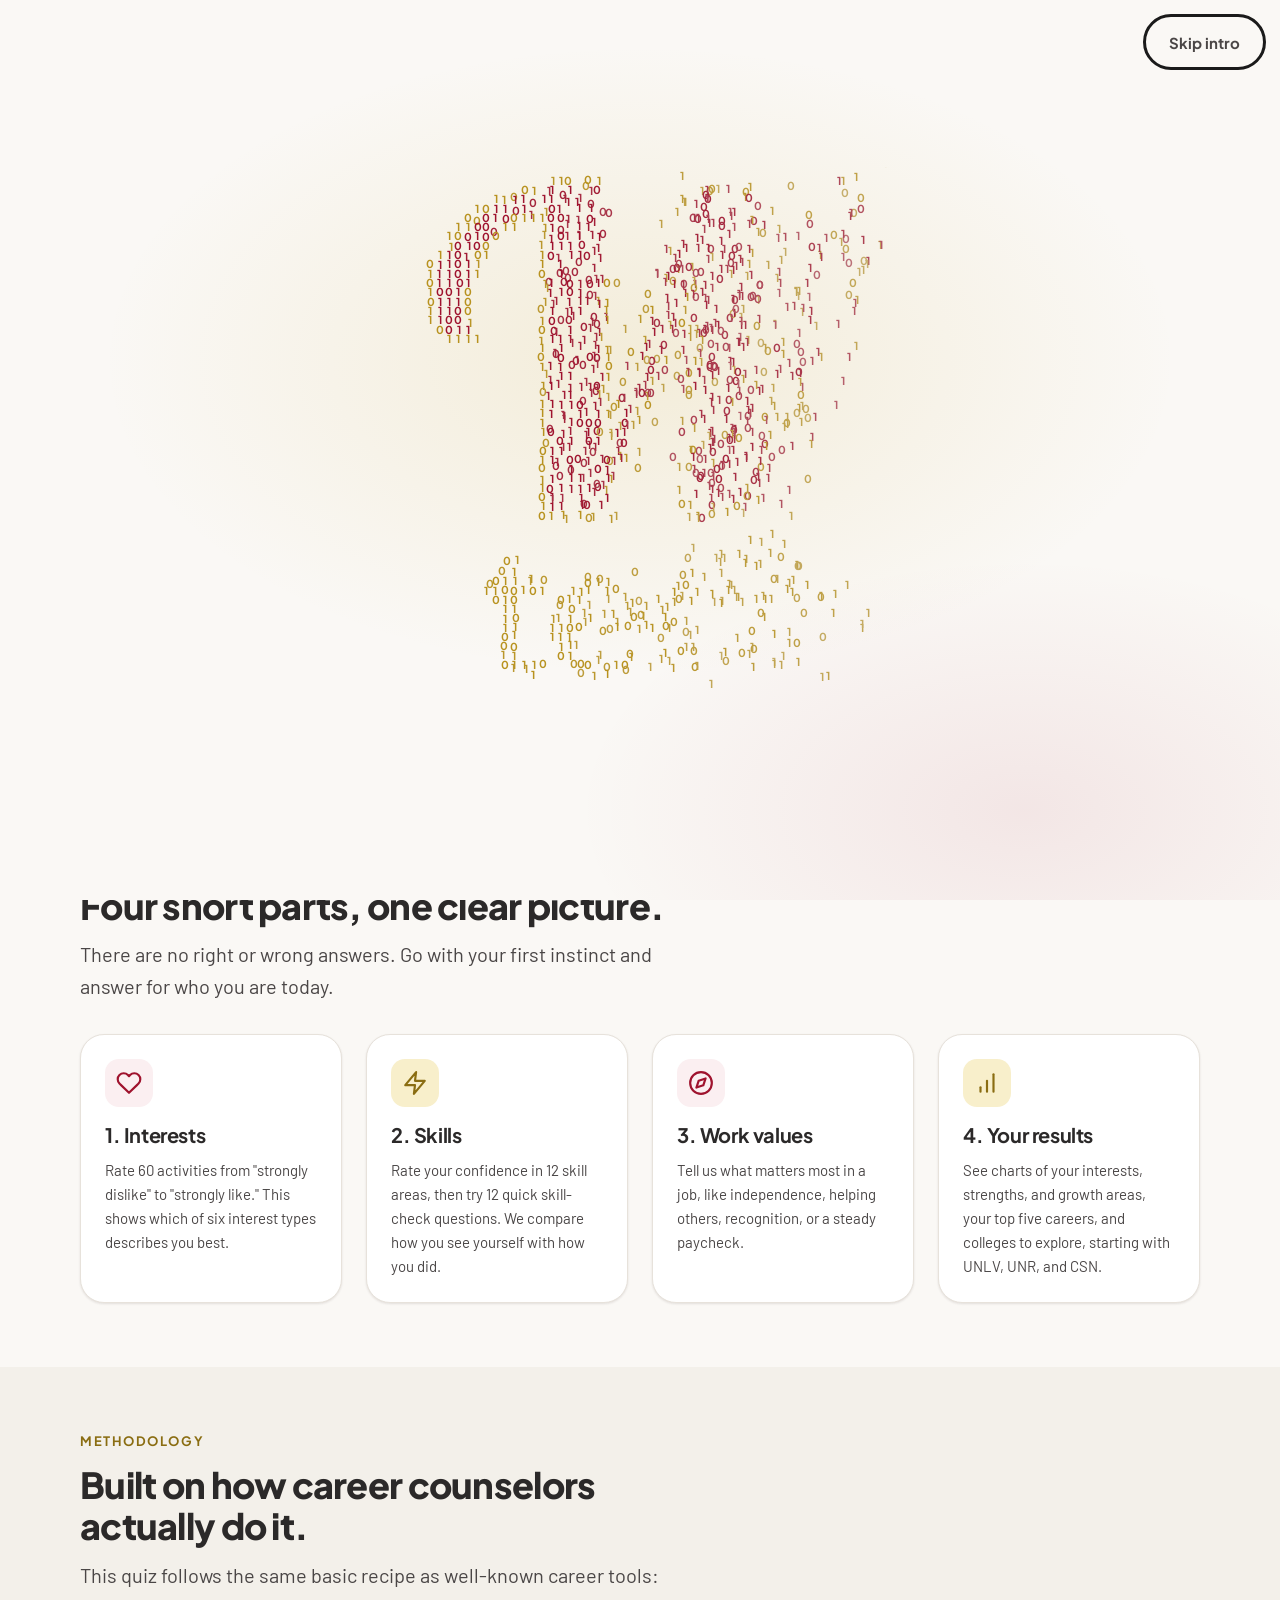
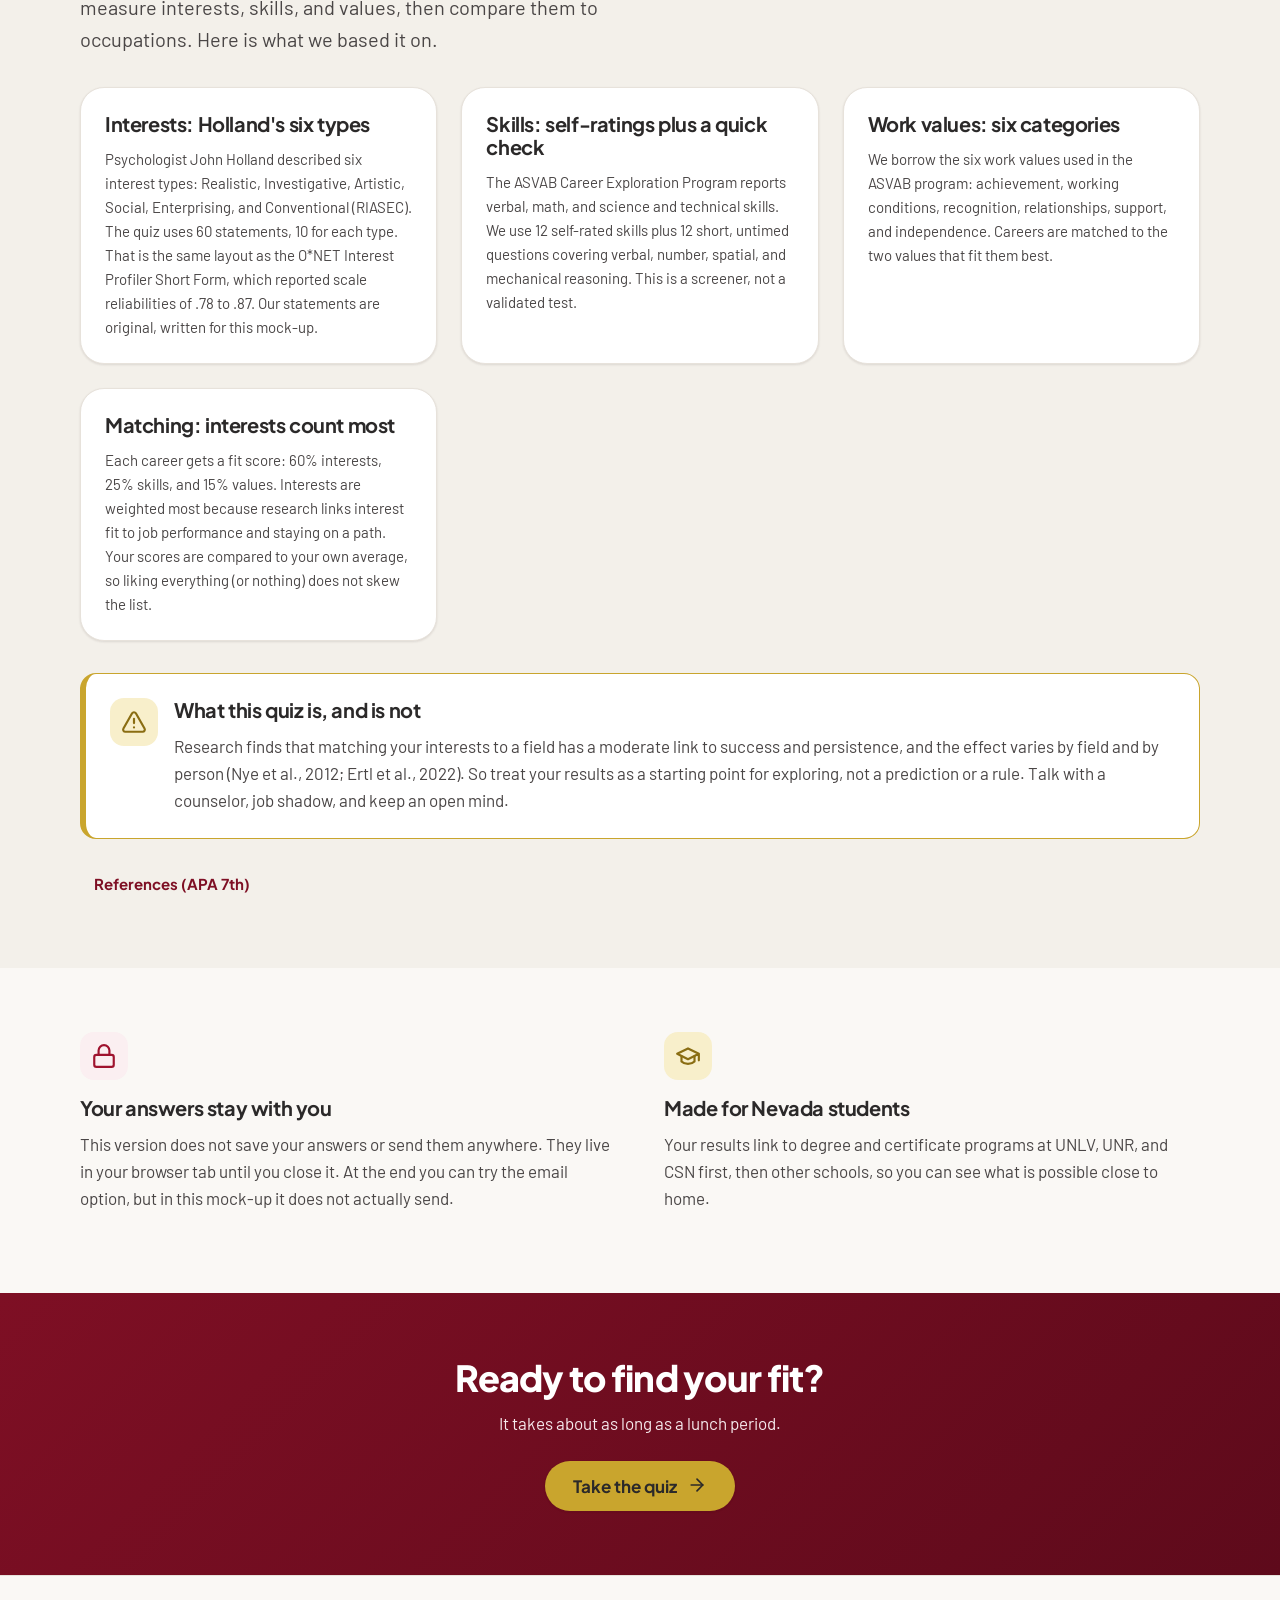
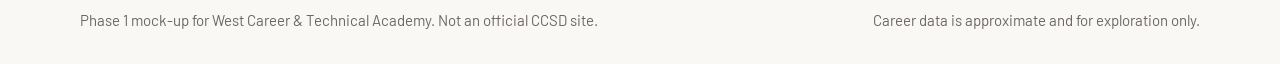
<file: index.html>
<!doctype html>
<html lang="en">
<head>
  <meta charset="utf-8">
  <meta name="viewport" content="width=device-width, initial-scale=1">
  <title>Career Explorer | West CTA</title>
  <meta name="description" content="A free, 12 to 15 minute career interest quiz for high school students. Discover your interests, strengths, and top career paths, with Nevada college programs to explore.">
  <meta name="theme-color" content="#9f132e">
  <link rel="icon" href="data:image/svg+xml,%3Csvg xmlns='http://www.w3.org/2000/svg' viewBox='0 0 32 32'%3E%3Crect width='32' height='32' rx='8' fill='%239f132e'/%3E%3Cpath d='M6 9l4 14 6-10 6 10 4-14' fill='none' stroke='%23c9a52d' stroke-width='3' stroke-linejoin='round' stroke-linecap='round'/%3E%3C/svg%3E">
  <link rel="preconnect" href="https://fonts.googleapis.com">
  <link rel="preconnect" href="https://fonts.gstatic.com" crossorigin>
  <link rel="stylesheet" href="https://fonts.googleapis.com/css2?family=Barlow:wght@400;500;600;700&family=Plus+Jakarta+Sans:wght@600;700;800&display=swap">
  <link rel="stylesheet" href="assets/css/tokens.css">
  <link rel="stylesheet" href="assets/css/styles.css">
  <link rel="stylesheet" href="assets/css/home.css">
  <link rel="stylesheet" href="assets/css/results.css">
  <noscript><style>#splash{display:none!important}</style></noscript>
</head>
<body>
  <a class="skip-link" href="#main">Skip to main content</a>

  <div id="splash" class="splash" role="dialog" aria-label="West CTA Career Explorer is loading">
    <button class="btn btn-ghost btn-sm splash-skip" type="button" data-skip>Skip intro</button>
    <div class="splash-stage">
      <canvas aria-hidden="true"></canvas>
      <p class="splash-title">Career Explorer</p>
    </div>
  </div>

  <header class="site-header">
    <div class="container">
      <a class="brand" href="index.html" aria-label="West CTA Career Explorer home">
        <span class="brand-mark" data-logo></span>
        <span class="brand-text"><strong>Career Explorer</strong><span>West Career &amp; Technical Academy</span></span>
      </a>
      <nav class="nav" aria-label="Primary">
        <a href="#how">How it works</a>
        <a href="#methodology">Methodology</a>
        <a class="btn btn-sm" href="quiz.html">Take the quiz <span data-icon="arrow" data-icon-class="arrow"></span></a>
      </nav>
    </div>
  </header>

  <main id="main">
    <!-- Hero -->
    <section class="hero">
      <div class="container hero-grid">
        <div class="hero-copy">
          <p class="eyebrow">Career interest quiz for grades 9-12</p>
          <h1>Find the careers that fit <span class="hl">who you are.</span></h1>
          <p class="lead">Answer questions about what you enjoy, what you are good at, and what matters to you at work. See a map of your interests and strengths, your top five career paths, and Nevada college programs to explore next.</p>
          <div class="hero-actions">
            <a class="btn" href="quiz.html">Start the quiz <span data-icon="arrow" data-icon-class="arrow"></span></a>
            <a class="btn btn-ghost" href="results.html?demo=1">View sample results</a>
            <a class="btn btn-secondary" href="#methodology">See how it works</a>
          </div>
          <ul class="hero-facts" role="list">
            <li><span data-icon="clock"></span>About 12 to 15 minutes</li>
            <li><span data-icon="lock"></span>Nothing is saved or sent</li>
          </ul>
        </div>
        <div class="hero-visual" aria-hidden="false">
          <div class="sample-card">
            <p class="sample-label">Sample result</p>
            <div id="sample-radar"></div>
            <p class="sample-note">Your own map appears when you finish the quiz.</p>
          </div>
        </div>
      </div>
    </section>

    <!-- Quick facts -->
    <section class="strip" aria-label="Quiz at a glance">
      <div class="container strip-grid">
        <div><strong>90</strong><span>questions in 4 parts</span></div>
        <div><strong>6</strong><span>interest areas mapped</span></div>
        <div><strong>5</strong><span>career paths matched</span></div>
        <div><strong>0</strong><span>answers stored</span></div>
      </div>
    </section>

    <!-- How it works -->
    <section id="how">
      <div class="container">
        <div class="section-head">
          <p class="eyebrow">How it works</p>
          <h2>Four short parts, one clear picture.</h2>
          <p class="lead">There are no right or wrong answers. Go with your first instinct and answer for who you are today.</p>
        </div>
        <div class="steps">
          <article class="card hoverable">
            <div class="icon-chip" data-icon="heart"></div>
            <h3>1. Interests</h3>
            <p>Rate 60 activities from "strongly dislike" to "strongly like." This shows which of six interest types describes you best.</p>
          </article>
          <article class="card hoverable">
            <div class="icon-chip gold" data-icon="zap"></div>
            <h3>2. Skills</h3>
            <p>Rate your confidence in 12 skill areas, then try 12 quick skill-check questions. We compare how you see yourself with how you did.</p>
          </article>
          <article class="card hoverable">
            <div class="icon-chip" data-icon="compass"></div>
            <h3>3. Work values</h3>
            <p>Tell us what matters most in a job, like independence, helping others, recognition, or a steady paycheck.</p>
          </article>
          <article class="card hoverable">
            <div class="icon-chip gold" data-icon="chart"></div>
            <h3>4. Your results</h3>
            <p>See charts of your interests, strengths, and growth areas, your top five careers, and colleges to explore, starting with UNLV, UNR, and CSN.</p>
          </article>
        </div>
      </div>
    </section>

    <!-- Methodology -->
    <section id="methodology" class="method">
      <div class="container">
        <div class="section-head">
          <p class="eyebrow">Methodology</p>
          <h2>Built on how career counselors actually do it.</h2>
          <p class="lead">This quiz follows the same basic recipe as well-known career tools: measure interests, skills, and values, then compare them to occupations. Here is what we based it on.</p>
        </div>

        <div class="method-grid">
          <article class="card">
            <h3>Interests: Holland's six types</h3>
            <p>Psychologist John Holland described six interest types: Realistic, Investigative, Artistic, Social, Enterprising, and Conventional (RIASEC). The quiz uses 60 statements, 10 for each type. That is the same layout as the O*NET Interest Profiler Short Form, which reported scale reliabilities of .78 to .87. Our statements are original, written for this mock-up.</p>
          </article>
          <article class="card">
            <h3>Skills: self-ratings plus a quick check</h3>
            <p>The ASVAB Career Exploration Program reports verbal, math, and science and technical skills. We use 12 self-rated skills plus 12 short, untimed questions covering verbal, number, spatial, and mechanical reasoning. This is a screener, not a validated test.</p>
          </article>
          <article class="card">
            <h3>Work values: six categories</h3>
            <p>We borrow the six work values used in the ASVAB program: achievement, working conditions, recognition, relationships, support, and independence. Careers are matched to the two values that fit them best.</p>
          </article>
          <article class="card">
            <h3>Matching: interests count most</h3>
            <p>Each career gets a fit score: 60% interests, 25% skills, and 15% values. Interests are weighted most because research links interest fit to job performance and staying on a path. Your scores are compared to your own average, so liking everything (or nothing) does not skew the list.</p>
          </article>
        </div>

        <div class="callout" role="note">
          <div class="icon-chip gold" data-icon="alert"></div>
          <div>
            <h3>What this quiz is, and is not</h3>
            <p>Research finds that matching your interests to a field has a moderate link to success and persistence, and the effect varies by field and by person (Nye et al., 2012; Ertl et al., 2022). So treat your results as a starting point for exploring, not a prediction or a rule. Talk with a counselor, job shadow, and keep an open mind.</p>
          </div>
        </div>

        <details class="refs">
          <summary>References (APA 7th)</summary>
          <ul>
            <li>ASVAB Career Exploration Program. (n.d.). <em>ASVAB CEP student guide</em> [PDF]. https://prod-media.asvabprogram.com/CEP_PDF_Contents/ASVABCEP_STUDENT_GUIDE.pdf</li>
            <li>Ertl, B., Hartmann, F. G., &amp; Wunderlich, A. (2022). Impact of interest congruence on study outcomes. <em>Frontiers in Psychology, 13</em>, Article 816620. https://doi.org/10.3389/fpsyg.2022.816620</li>
            <li>Holland, J. L. (1997). <em>Making vocational choices: A theory of vocational personalities and work environments</em> (3rd ed.). Psychological Assessment Resources.</li>
            <li>Nye, C. D., Su, R., Rounds, J., &amp; Drasgow, F. (2012). Vocational interests and performance: A quantitative summary of over 60 years of research. <em>Perspectives on Psychological Science, 7</em>(4), 384-403. https://doi.org/10.1177/1745691612449021</li>
            <li>O*NET Center. (n.d.). <em>Interest Profiler Short Form psychometric characteristics</em> [PDF]. https://www.onetcenter.org/dl_files/IPSF_Psychometric.pdf</li>
          </ul>
        </details>
      </div>
    </section>

    <!-- Privacy + CTA -->
    <section class="privacy">
      <div class="container privacy-grid">
        <div>
          <div class="icon-chip" data-icon="lock"></div>
          <h3>Your answers stay with you</h3>
          <p>This version does not save your answers or send them anywhere. They live in your browser tab until you close it. At the end you can try the email option, but in this mock-up it does not actually send.</p>
        </div>
        <div>
          <div class="icon-chip gold" data-icon="cap"></div>
          <h3>Made for Nevada students</h3>
          <p>Your results link to degree and certificate programs at UNLV, UNR, and CSN first, then other schools, so you can see what is possible close to home.</p>
        </div>
      </div>
    </section>

    <section class="cta-band">
      <div class="container">
        <h2>Ready to find your fit?</h2>
        <p>It takes about as long as a lunch period.</p>
        <a class="btn btn-gold" href="quiz.html">Take the quiz <span data-icon="arrow" data-icon-class="arrow"></span></a>
      </div>
    </section>
  </main>

  <footer class="footer">
    <div class="container">
      <span>Phase 1 mock-up for West Career &amp; Technical Academy. Not an official CCSD site.</span>
      <span>Career data is approximate and for exploration only.</span>
    </div>
  </footer>

  <script src="assets/js/logo-grid.js"></script>
  <script src="assets/js/mark.js"></script>
  <script src="assets/js/questions.js"></script>
  <script src="assets/js/charts.js"></script>
  <script>
    (function () {
      var el = document.getElementById("sample-radar");
      if (el && window.WCTA_CHARTS) {
        WCTA_CHARTS.radar(el, { R: 12, I: 31, A: 20, S: 17, E: 11, C: 26 }, WCTA_QUIZ.TYPES, ["I", "C", "A"]);
      }
    })();
  </script>
  <script src="assets/js/splash.js"></script>
</body>
</html>
</file>
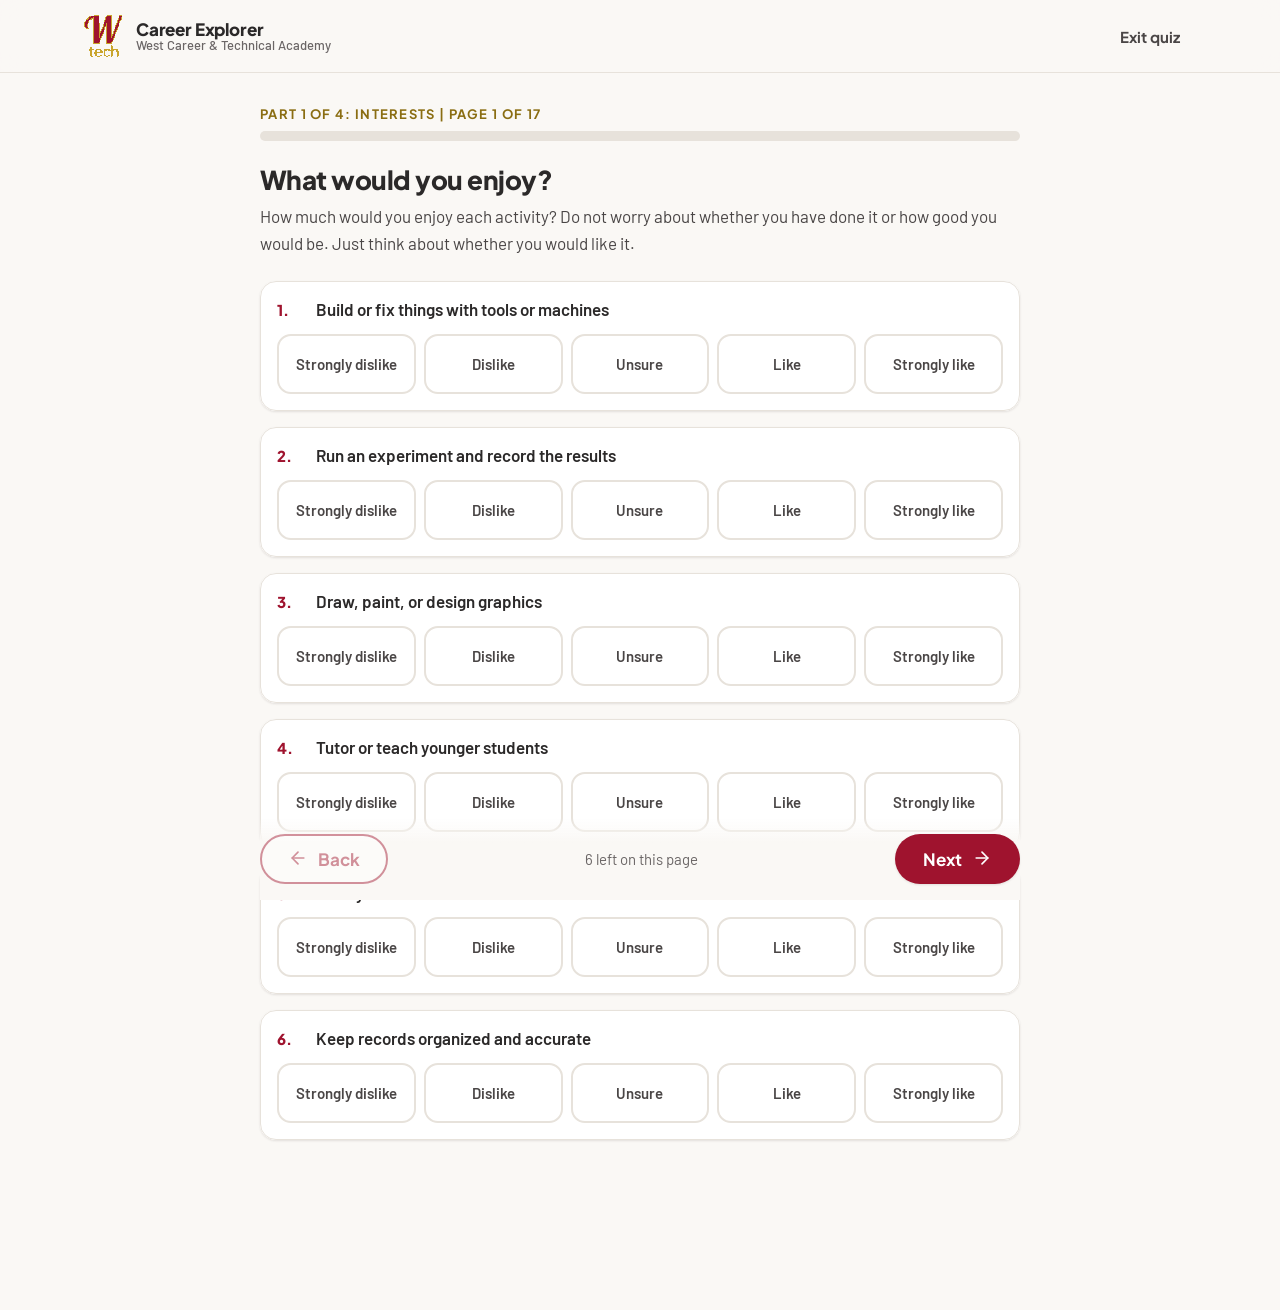
<file: quiz.html>
<!doctype html>
<html lang="en">
<head>
  <meta charset="utf-8">
  <meta name="viewport" content="width=device-width, initial-scale=1">
  <title>Take the Quiz | West CTA Career Explorer</title>
  <meta name="robots" content="noindex">
  <meta name="theme-color" content="#9f132e">
  <link rel="preconnect" href="https://fonts.googleapis.com">
  <link rel="preconnect" href="https://fonts.gstatic.com" crossorigin>
  <link rel="stylesheet" href="https://fonts.googleapis.com/css2?family=Barlow:wght@400;500;600;700&family=Plus+Jakarta+Sans:wght@600;700;800&display=swap">
  <link rel="stylesheet" href="assets/css/tokens.css">
  <link rel="stylesheet" href="assets/css/styles.css">
  <link rel="stylesheet" href="assets/css/quiz.css">
</head>
<body>
  <a class="skip-link" href="#main">Skip to main content</a>
  <header class="site-header">
    <div class="container">
      <a class="brand" href="index.html" aria-label="West CTA Career Explorer home">
        <span class="brand-mark" data-logo></span>
        <span class="brand-text"><strong>Career Explorer</strong><span>West Career &amp; Technical Academy</span></span>
      </a>
      <nav class="nav" aria-label="Quiz">
        <a class="btn btn-ghost btn-sm" href="index.html">Exit quiz</a>
      </nav>
    </div>
  </header>

  <main id="main" class="quiz-main">
    <div class="narrow">
      <div class="quiz-top" aria-live="polite">
        <p class="quiz-part" id="quiz-part"></p>
        <div class="progress" role="progressbar" aria-labelledby="quiz-part" aria-valuemin="0" aria-valuemax="100" aria-valuenow="0" id="quiz-progress"><span id="quiz-bar"></span></div>
      </div>
      <h1 class="q-title" id="q-title" tabindex="-1"></h1>
      <p class="q-help" id="q-help"></p>
      <form id="q-form" novalidate></form>
      <div class="q-actions">
        <button class="btn btn-secondary" type="button" id="btn-back"><span data-icon="back"></span>Back</button>
        <p class="q-status" id="q-status" role="status"></p>
        <button class="btn" type="button" id="btn-next">Next <span data-icon="arrow" data-icon-class="arrow"></span></button>
      </div>
      <noscript><p class="callout-plain">This quiz needs JavaScript. Please turn it on and reload the page.</p></noscript>
    </div>
  </main>

  <script src="assets/js/logo-grid.js"></script>
  <script src="assets/js/mark.js"></script>
  <script src="assets/js/questions.js"></script>
  <script src="assets/js/quiz.js"></script>
</body>
</html>
</file>
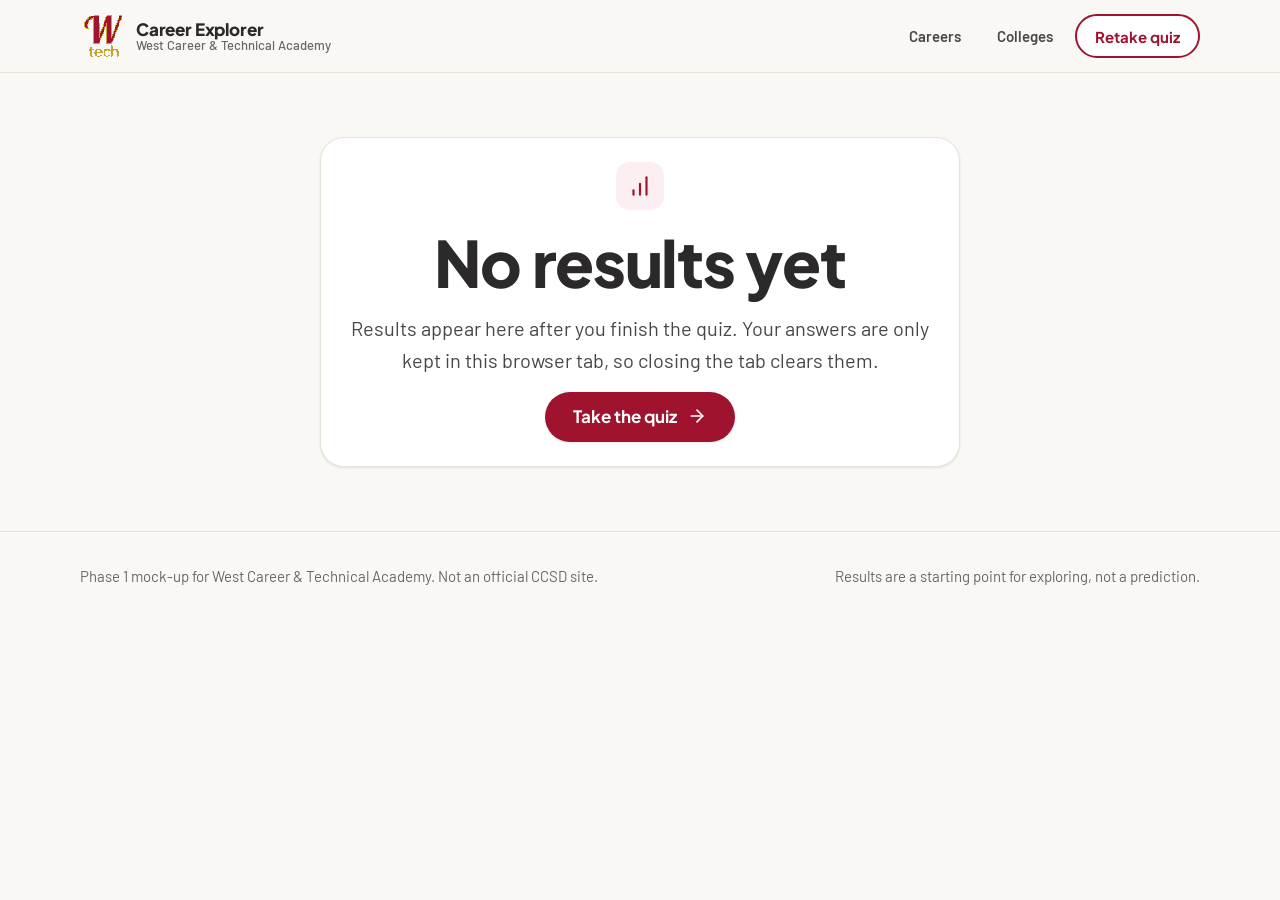
<file: results.html>
<!doctype html>
<html lang="en">
<head>
  <meta charset="utf-8">
  <meta name="viewport" content="width=device-width, initial-scale=1">
  <title>Your Results | West CTA Career Explorer</title>
  <meta name="robots" content="noindex">
  <meta name="theme-color" content="#9f132e">
  <link rel="preconnect" href="https://fonts.googleapis.com">
  <link rel="preconnect" href="https://fonts.gstatic.com" crossorigin>
  <link rel="stylesheet" href="https://fonts.googleapis.com/css2?family=Barlow:wght@400;500;600;700&family=Plus+Jakarta+Sans:wght@600;700;800&display=swap">
  <link rel="stylesheet" href="assets/css/tokens.css">
  <link rel="stylesheet" href="assets/css/styles.css">
  <link rel="stylesheet" href="assets/css/results.css">
</head>
<body>
  <a class="skip-link" href="#main">Skip to main content</a>
  <header class="site-header no-print">
    <div class="container">
      <a class="brand" href="index.html" aria-label="West CTA Career Explorer home">
        <span class="brand-mark" data-logo></span>
        <span class="brand-text"><strong>Career Explorer</strong><span>West Career &amp; Technical Academy</span></span>
      </a>
      <nav class="nav" aria-label="Results">
        <a href="#careers">Careers</a>
        <a href="#colleges">Colleges</a>
        <a class="btn btn-sm btn-secondary" href="quiz.html" id="retake-top">Retake quiz</a>
      </nav>
    </div>
  </header>

  <main id="main">
    <div id="empty" class="container empty" hidden>
      <div class="card">
        <div class="icon-chip" data-icon="chart"></div>
        <h1>No results yet</h1>
        <p class="lead">Results appear here after you finish the quiz. Your answers are only kept in this browser tab, so closing the tab clears them.</p>
        <a class="btn" href="quiz.html">Take the quiz <span data-icon="arrow" data-icon-class="arrow"></span></a>
      </div>
    </div>

    <div id="results" hidden>
      <div id="demo-banner" class="demo-banner no-print" role="note" hidden>
        <div class="container"><strong>Sample results.</strong> This is a made-up student, shown so you can see what the results page looks like. <a href="quiz.html">Take the real quiz</a></div>
      </div>
      <section class="r-hero">
        <div class="container">
          <p class="eyebrow">Your results</p>
          <h1 id="r-headline">Here is your career map.</h1>
          <p class="lead" id="r-sub"></p>
          <ul class="code-chips" id="r-code" role="list" aria-label="Your top three interest types"></ul>
          <div class="r-actions no-print">
            <a class="btn btn-secondary btn-sm" href="#careers">Jump to careers</a>
            <button class="btn btn-ghost btn-sm" type="button" id="btn-print"><span data-icon="print"></span>Print or save as PDF</button>
          </div>
        </div>
      </section>

      <section id="interests">
        <div class="container">
          <div class="section-head">
            <p class="eyebrow">Your interests</p>
            <h2>What you are drawn to</h2>
            <p class="lead">The six corners show how strongly each interest type showed up in your answers. Your top three are highlighted in gold.</p>
          </div>
          <div class="two-col">
            <div class="card chart-card"><div id="radar"></div></div>
            <div>
              <ul class="type-list" id="type-list" role="list"></ul>
              <details class="table-alt">
                <summary>View interest scores as a table</summary>
                <table><thead><tr><th scope="col">Interest type</th><th scope="col">Score (out of 40)</th></tr></thead><tbody id="type-table"></tbody></table>
              </details>
            </div>
          </div>
        </div>
      </section>

      <section id="strengths" class="alt">
        <div class="container">
          <div class="section-head">
            <p class="eyebrow">Strengths and growth areas</p>
            <h2>What you are good at, and what to build</h2>
            <p class="lead">Crimson bars are how you rated yourself. Gold bars are how you did on the quick skill check, shown for the four skills we could check.</p>
          </div>
          <div class="two-col">
            <div class="card"><div id="skills-chart"></div></div>
            <div>
              <div class="card" id="insights-card">
                <h3>Things worth noticing</h3>
                <ul class="insights" id="insights" role="list"></ul>
              </div>
              <p class="fineprint">The skill check is only 12 short questions. It is a conversation starter, not a test score.</p>
            </div>
          </div>
        </div>
      </section>

      <section id="values">
        <div class="container">
          <div class="section-head">
            <p class="eyebrow">Work values</p>
            <h2>What matters to you in a job</h2>
          </div>
          <div class="card narrow-card"><div id="values-chart"></div></div>
        </div>
      </section>

      <section id="careers" class="alt">
        <div class="container">
          <div class="section-head">
            <p class="eyebrow">Your top five</p>
            <h2>Career paths to explore</h2>
            <p class="lead">Fit scores combine your interests (60%), skills (25%), and values (15%). A higher score means a closer match, not a guarantee.</p>
          </div>
          <ol class="career-list" id="career-list" role="list"></ol>
        </div>
      </section>

      <section id="colleges">
        <div class="container">
          <div class="section-head">
            <p class="eyebrow">Where to study</p>
            <h2>College programs to look at</h2>
            <p class="lead">Based on your top five. Nevada schools come first, with UNLV, UNR, and CSN at the top. Use the tabs to see related programs in Utah and Arizona.</p>
          </div>
          <div class="state-tabs no-print" id="state-tabs" role="tablist" aria-label="Colleges by state"></div>
          <div id="college-grid"></div>
          <p class="fineprint">Program names and pages change. Check each school's site for current requirements.</p>
          <ul class="explore-more" id="explore-more" role="list"></ul>
        </div>
      </section>

      <section id="email" class="alt no-print">
        <div class="container">
          <div class="email-card card">
            <div class="icon-chip gold" data-icon="mail"></div>
            <h2>Email me my results</h2>
            <p class="lead">Want a copy to keep? Enter an email address below.</p>
            <div class="warn" role="note">
              <span data-icon="alert"></span>
              <p><strong>Do NOT use your school email.</strong> School accounts cannot receive email from outside senders. Use a personal email or a parent or guardian's email.</p>
            </div>
            <form id="email-form" novalidate>
              <label for="email-input">Personal email address</label>
              <div class="email-row">
                <input id="email-input" name="email" type="email" inputmode="email" autocomplete="email" placeholder="you@example.com" aria-describedby="email-msg" required>
                <button class="btn" type="submit">Send my results</button>
              </div>
              <p id="email-msg" class="email-msg" role="status" aria-live="polite"></p>
            </form>
            <p class="fineprint">Mock-up note: in this version nothing is actually sent, and the address is not stored anywhere.</p>
          </div>
        </div>
      </section>

      <section class="cta-end no-print">
        <div class="container">
          <h2>Not quite right? Try again.</h2>
          <p>Your interests can change, and so can your answers. Retake the quiz any time.</p>
          <a class="btn btn-secondary" href="quiz.html" id="retake-bottom"><span data-icon="refresh"></span>Retake the quiz</a>
        </div>
      </section>
    </div>
  </main>

  <footer class="footer no-print">
    <div class="container">
      <span>Phase 1 mock-up for West Career &amp; Technical Academy. Not an official CCSD site.</span>
      <span>Results are a starting point for exploring, not a prediction.</span>
    </div>
  </footer>

  <script src="assets/js/logo-grid.js"></script>
  <script src="assets/js/mark.js"></script>
  <script src="assets/js/questions.js"></script>
  <script src="assets/js/careers.js"></script>
  <script src="assets/js/colleges.js"></script>
  <script src="assets/js/scoring.js"></script>
  <script src="assets/js/charts.js"></script>
  <script src="assets/js/results.js"></script>
</body>
</html>
</file>
<file: assets/css/tokens.css>
/* Design tokens. Palette sampled from wctawranglers.com:
   crimson rgb(159,19,46), gold rgb(201,165,45), charcoal #2b2929, light neutral #f3f3f3. */
:root {
  /* Brand */
  --crimson-50:  #fbeff1;
  --crimson-100: #f4d5db;
  --crimson-500: #b8203d;
  --crimson-600: #9f132e;   /* primary */
  --crimson-700: #7e0f24;   /* hover */
  --crimson-800: #5e0a1b;   /* deep surfaces */
  --gold-100: #f8efcb;
  --gold-400: #e2ba32;
  --gold-500: #c9a52d;      /* accent */
  --gold-700: #8a6d12;      /* gold for text on light (5.1:1 on white) */

  /* Neutrals */
  --ink:     #2b2929;
  --ink-2:   #4a4646;
  --muted:   #6b6666;
  --line:    #e7e2db;
  --bg:      #faf8f5;
  --surface: #ffffff;
  --sunken:  #f3f0ea;

  /* Semantic */
  --primary: var(--crimson-600);
  --primary-hover: var(--crimson-700);
  --on-primary: #ffffff;
  --accent: var(--gold-500);
  --on-accent: var(--ink);
  --focus: #1a1a1a;
  --success: #1f7a4d;
  --danger: #b3261e;

  /* Type */
  --font-display: "Plus Jakarta Sans", "Barlow", system-ui, -apple-system, "Segoe UI", sans-serif;
  --font-body: "Barlow", system-ui, -apple-system, "Segoe UI", sans-serif;
  --fs-xs: 0.8125rem;
  --fs-sm: 0.9375rem;
  --fs-md: 1.0625rem;
  --fs-lg: 1.25rem;
  --fs-xl: 1.625rem;
  --fs-2xl: 2.25rem;
  --fs-3xl: clamp(2.5rem, 5.5vw, 4rem);

  /* Space (4/8 scale) */
  --s1: 4px; --s2: 8px; --s3: 12px; --s4: 16px; --s5: 24px; --s6: 32px; --s7: 48px; --s8: 64px; --s9: 96px;

  /* Shape + depth */
  --r-sm: 10px; --r-md: 16px; --r-lg: 24px; --r-pill: 999px;
  --shadow-sm: 0 1px 2px rgba(43,41,41,.06), 0 1px 3px rgba(43,41,41,.06);
  --shadow-md: 0 6px 18px rgba(43,41,41,.08), 0 2px 6px rgba(43,41,41,.05);
  --shadow-lg: 0 18px 44px rgba(94,10,27,.16), 0 4px 12px rgba(43,41,41,.06);

  /* Motion */
  --ease-out: cubic-bezier(.22,.8,.3,1);
  --t-fast: 150ms;
  --t-med: 240ms;

  --max: 1120px;
}
</file>
<file: assets/css/styles.css>
/* WCTA Career Explorer — shared styles */
*, *::before, *::after { box-sizing: border-box; }
html { scroll-behavior: smooth; -webkit-text-size-adjust: 100%; }
body {
  margin: 0; background: var(--bg); color: var(--ink);
  font-family: var(--font-body); font-size: var(--fs-md); line-height: 1.6;
  -webkit-font-smoothing: antialiased; min-height: 100dvh;
}
h1, h2, h3, h4 { font-family: var(--font-display); line-height: 1.15; margin: 0 0 var(--s3); letter-spacing: -0.02em; color: var(--ink); }
h1 { font-size: var(--fs-3xl); font-weight: 800; }
h2 { font-size: var(--fs-2xl); font-weight: 800; }
h3 { font-size: var(--fs-lg); font-weight: 700; }
p { margin: 0 0 var(--s4); }
a { color: var(--crimson-600); text-underline-offset: 3px; }
a:hover { color: var(--crimson-800); }
img, svg { max-width: 100%; }
.container { width: min(100% - 32px, var(--max)); margin-inline: auto; }
.narrow { width: min(100% - 32px, 760px); margin-inline: auto; }
.eyebrow { font-family: var(--font-display); font-size: var(--fs-xs); font-weight: 700; letter-spacing: .12em; text-transform: uppercase; color: var(--gold-700); margin-bottom: var(--s3); }
.lead { font-size: var(--fs-lg); color: var(--ink-2); max-width: 60ch; }
.muted { color: var(--muted); }
.sr-only { position: absolute; width: 1px; height: 1px; overflow: hidden; clip: rect(0 0 0 0); white-space: nowrap; }

:focus-visible { outline: 3px solid var(--focus); outline-offset: 3px; border-radius: 6px; }
.skip-link { position: absolute; left: 12px; top: -60px; background: var(--ink); color: #fff; padding: 10px 16px; border-radius: var(--r-sm); z-index: 1000; transition: top var(--t-fast); }
.skip-link:focus { top: 12px; }

/* Buttons: every variant has hover, active and focus states */
.btn {
  --btn-bg: var(--primary); --btn-fg: var(--on-primary); --btn-bd: transparent;
  display: inline-flex; align-items: center; justify-content: center; gap: 10px;
  min-height: 48px; padding: 12px 26px; border-radius: var(--r-pill);
  border: 2px solid var(--btn-bd); background: var(--btn-bg); color: var(--btn-fg);
  font: 700 var(--fs-md)/1 var(--font-display); text-decoration: none; cursor: pointer;
  box-shadow: var(--shadow-sm); touch-action: manipulation;
  transition: transform var(--t-med) var(--ease-out), box-shadow var(--t-med) var(--ease-out), background-color var(--t-fast), color var(--t-fast), border-color var(--t-fast);
}
.btn svg { width: 20px; height: 20px; flex: none; transition: transform var(--t-med) var(--ease-out); }
.btn:hover { transform: translateY(-3px); box-shadow: var(--shadow-lg); --btn-bg: var(--crimson-700); color: var(--btn-fg); }
.btn:hover svg.arrow { transform: translateX(4px); }
.btn:active { transform: translateY(0) scale(.98); box-shadow: var(--shadow-sm); }
.btn[disabled], .btn[aria-disabled="true"] { opacity: .45; cursor: not-allowed; transform: none; box-shadow: none; }
.btn-secondary { --btn-bg: var(--surface); --btn-fg: var(--crimson-600); --btn-bd: var(--crimson-600); box-shadow: none; }
.btn-secondary:hover { --btn-bg: var(--crimson-50); --btn-fg: var(--crimson-800); --btn-bd: var(--crimson-800); }
.btn-gold { --btn-bg: var(--gold-500); --btn-fg: var(--ink); }
.btn-gold:hover { --btn-bg: var(--gold-400); --btn-fg: var(--ink); }
.btn-ghost { --btn-bg: transparent; --btn-fg: var(--ink-2); box-shadow: none; }
.btn-ghost:hover { --btn-bg: var(--sunken); --btn-fg: var(--ink); box-shadow: none; transform: none; }
.btn-sm { min-height: 44px; padding: 10px 18px; font-size: var(--fs-sm); }

/* Header */
.site-header { position: sticky; top: 0; z-index: 50; background: rgba(250,248,245,.88); backdrop-filter: blur(12px); border-bottom: 1px solid var(--line); }
.site-header .container { display: flex; align-items: center; justify-content: space-between; gap: var(--s4); min-height: 72px; }
.brand { display: flex; align-items: center; gap: var(--s3); text-decoration: none; color: var(--ink); }
.brand-mark { width: 44px; height: 44px; flex: none; }
.brand-text { display: flex; flex-direction: column; line-height: 1.1; }
.brand-text strong { font-family: var(--font-display); font-size: var(--fs-md); font-weight: 800; letter-spacing: -.01em; }
.brand-text span { font-size: var(--fs-xs); color: var(--muted); font-weight: 500; }
.nav { display: flex; align-items: center; gap: var(--s2); }
.nav a:not(.btn) { padding: 10px 14px; border-radius: var(--r-pill); color: var(--ink-2); text-decoration: none; font-weight: 600; font-size: var(--fs-sm); min-height: 44px; display: inline-flex; align-items: center; transition: background-color var(--t-fast), color var(--t-fast); }
.nav a:not(.btn):hover { background: var(--crimson-50); color: var(--crimson-700); }
@media (max-width: 720px) { .nav a:not(.btn) { display: none; } .brand-text span { display: none; } }

/* Cards */
.card { background: var(--surface); border: 1px solid var(--line); border-radius: var(--r-lg); padding: var(--s5); box-shadow: var(--shadow-sm); }
a.card, .card.hoverable { transition: transform var(--t-med) var(--ease-out), box-shadow var(--t-med) var(--ease-out), border-color var(--t-fast); text-decoration: none; color: inherit; }
a.card:hover, .card.hoverable:hover { transform: translateY(-4px); box-shadow: var(--shadow-md); border-color: var(--crimson-100); }

section { padding-block: var(--s8); }
.section-head { max-width: 62ch; margin-bottom: var(--s6); }

.icon-chip { width: 48px; height: 48px; border-radius: 14px; display: grid; place-items: center; background: var(--crimson-50); color: var(--crimson-600); margin-bottom: var(--s4); }
.icon-chip svg { width: 26px; height: 26px; }
.icon-chip.gold { background: var(--gold-100); color: var(--gold-700); }

.footer { border-top: 1px solid var(--line); padding-block: var(--s6); color: var(--muted); font-size: var(--fs-sm); }
.footer .container { display: flex; flex-wrap: wrap; gap: var(--s4); justify-content: space-between; }

@media (prefers-reduced-motion: reduce) {
  *, *::before, *::after { animation-duration: .001ms !important; animation-iteration-count: 1 !important; transition-duration: .001ms !important; scroll-behavior: auto !important; }
  .btn:hover, a.card:hover, .card.hoverable:hover { transform: none; }
}
</file>
<file: assets/css/home.css>
/* Landing page + splash */
html.splash-running body { overflow: hidden; }

.splash { position: fixed; inset: 0; z-index: 2000; background: var(--bg); display: grid; place-items: center; transition: opacity 600ms var(--ease-out), visibility 600ms; }
.splash::before { content: ""; position: absolute; inset: 0; background: radial-gradient(60% 50% at 50% 40%, rgba(201,165,45,.14), transparent 70%), radial-gradient(50% 40% at 80% 90%, rgba(159,19,46,.08), transparent 70%); pointer-events: none; }
.splash.out { opacity: 0; visibility: hidden; }
.splash-stage { position: relative; display: flex; flex-direction: column; align-items: center; gap: var(--s4); }
.splash-title { margin: 0; font: 800 clamp(1.25rem, 3.4vw, 1.75rem)/1 var(--font-display); letter-spacing: .22em; text-transform: uppercase; color: var(--crimson-700); opacity: 0; transform: translateY(8px); transition: opacity 500ms var(--ease-out), transform 500ms var(--ease-out); }
.splash-title.on { opacity: 1; transform: none; }
.splash-skip { position: absolute; top: 20px; right: 20px; z-index: 2; }

/* Hero */
.hero { position: relative; overflow: hidden; padding-block: var(--s8) var(--s8); background:
  radial-gradient(700px 400px at 90% -10%, rgba(201,165,45,.22), transparent 70%),
  radial-gradient(600px 420px at -5% 105%, rgba(159,19,46,.12), transparent 70%), var(--bg); }
.hero-grid { display: grid; grid-template-columns: 1.15fr .85fr; gap: var(--s7); align-items: center; }
.hero h1 .hl { color: var(--crimson-600); background: linear-gradient(transparent 68%, rgba(201,165,45,.45) 68%); padding-inline: 2px; }
.hero-actions { display: flex; flex-wrap: wrap; gap: var(--s3); margin-block: var(--s5); }
.hero-facts { list-style: none; padding: 0; margin: 0; display: flex; flex-wrap: wrap; gap: var(--s5); color: var(--ink-2); font-weight: 600; font-size: var(--fs-sm); }
.hero-facts li { display: inline-flex; align-items: center; gap: 8px; }
.hero-facts svg { width: 20px; height: 20px; color: var(--crimson-600); }
.sample-card { background: var(--surface); border: 1px solid var(--line); border-radius: var(--r-lg); box-shadow: var(--shadow-lg); padding: var(--s5); transform: rotate(1.2deg); transition: transform var(--t-med) var(--ease-out); }
.sample-card:hover { transform: rotate(0deg) translateY(-4px); }
.sample-label { display: inline-block; margin: 0 0 var(--s2); padding: 4px 12px; border-radius: var(--r-pill); background: var(--gold-100); color: #5c4800; font: 700 var(--fs-xs)/1.4 var(--font-display); letter-spacing: .08em; text-transform: uppercase; }
.sample-note { margin: 0; text-align: center; color: var(--muted); font-size: var(--fs-sm); }
@media (max-width: 880px) { .hero-grid { grid-template-columns: 1fr; } .sample-card { transform: none; max-width: 460px; margin-inline: auto; } }

/* Strip */
.strip { padding-block: 0; background: var(--crimson-700); color: #fff; }
.strip-grid { display: grid; grid-template-columns: repeat(4, 1fr); }
.strip-grid > div { padding: var(--s5) var(--s4); text-align: center; border-left: 1px solid rgba(255,255,255,.14); }
.strip-grid > div:first-child { border-left: 0; }
.strip-grid strong { display: block; font: 800 var(--fs-2xl)/1.1 var(--font-display); color: var(--gold-400); }
.strip-grid span { font-size: var(--fs-sm); color: #f6e9ec; }
@media (max-width: 720px) { .strip-grid { grid-template-columns: repeat(2, 1fr); } .strip-grid > div:nth-child(3) { border-left: 0; } .strip-grid > div:nth-child(n+3) { border-top: 1px solid rgba(255,255,255,.14); } }

/* Steps */
.steps { display: grid; grid-template-columns: repeat(auto-fit, minmax(230px, 1fr)); gap: var(--s5); }
.steps .card p { margin: 0; color: var(--ink-2); font-size: var(--fs-sm); }

/* Methodology */
.method { background: var(--sunken); }
.method-grid { display: grid; grid-template-columns: repeat(auto-fit, minmax(300px, 1fr)); gap: var(--s5); }
.method-grid .card p { margin: 0; color: var(--ink-2); font-size: var(--fs-sm); }
.callout { display: flex; gap: var(--s4); align-items: flex-start; margin-top: var(--s6); background: var(--surface); border: 1px solid var(--gold-500); border-left-width: 6px; border-radius: var(--r-md); padding: var(--s5); }
.callout .icon-chip { margin: 0; flex: none; }
.callout p { margin: 0; color: var(--ink-2); }
.refs { margin-top: var(--s5); }
.refs summary { cursor: pointer; font: 700 var(--fs-sm)/1.4 var(--font-display); color: var(--crimson-700); padding: 10px 14px; border-radius: var(--r-pill); display: inline-block; transition: background-color var(--t-fast); }
.refs summary:hover { background: var(--crimson-50); }
.refs ul { margin: var(--s3) 0 0; padding-left: var(--s5); color: var(--ink-2); font-size: var(--fs-sm); word-break: break-word; }
.refs li { margin-bottom: var(--s3); padding-left: var(--s2); text-indent: 0; }

/* Privacy */
.privacy-grid { display: grid; grid-template-columns: repeat(auto-fit, minmax(280px, 1fr)); gap: var(--s7); }
.privacy-grid p { color: var(--ink-2); }

/* CTA band */
.cta-band { background: linear-gradient(135deg, var(--crimson-700), var(--crimson-800)); color: #fff; text-align: center; padding-block: var(--s8); }
.cta-band h2 { color: #fff; }
.cta-band p { color: #f6e9ec; margin-bottom: var(--s5); }
</file>
<file: assets/css/results.css>
/* Charts (shared with the landing-page sample) + results page */
.chart.radar { width: 100%; height: auto; max-width: 560px; display: block; margin-inline: auto; overflow: visible; }
.chart .ring { fill: none; stroke: var(--line); stroke-width: 1.2; }
.chart .ring:nth-of-type(4) { stroke: #d6cfc4; }
.chart .axis { stroke: var(--line); stroke-width: 1.2; }
.chart .shape { fill: rgba(159,19,46,.2); stroke: var(--crimson-600); stroke-width: 3; stroke-linejoin: round; transform-origin: 280px 225px; animation: radar-in 800ms var(--ease-out) both; }
.chart .dot { fill: var(--crimson-600); stroke: #fff; stroke-width: 2; }
.chart .dot.top { fill: var(--gold-500); stroke: var(--crimson-700); stroke-width: 2.5; }
.chart .lbl { font: 600 17px var(--font-body); fill: var(--ink-2); }
.chart .lbl.top { font-weight: 800; fill: var(--crimson-700); }
.chart .lbl .num { font-size: 14px; font-weight: 500; fill: var(--muted); }
@keyframes radar-in { from { transform: scale(.05); opacity: 0; } to { transform: scale(1); opacity: 1; } }

/* Bars */
.bars { list-style: none; margin: 0; padding: 0; display: grid; gap: var(--s4); }
.bar-row { display: grid; gap: 6px; }
.bar-head { display: flex; align-items: center; justify-content: space-between; gap: var(--s2); }
.bar-name { font: 700 var(--fs-sm)/1.3 var(--font-display); color: var(--ink); display: inline-flex; align-items: center; gap: 10px; }
.rank { display: inline-grid; place-items: center; width: 28px; height: 28px; border-radius: 50%; background: var(--crimson-600); color: #fff; font: 800 var(--fs-sm)/1 var(--font-display); }
.track { height: 14px; border-radius: var(--r-pill); background: var(--sunken); overflow: hidden; }
.track.thin { height: 8px; margin-top: -2px; }
.fill { display: block; height: 100%; width: var(--w, 0); border-radius: inherit; animation: fill-in 900ms var(--ease-out) both; }
.fill.self, .fill.val { background: var(--crimson-600); }
.fill.apt { background: var(--gold-500); }
.fill.muted { background: #cdbfb3; }
@keyframes fill-in { from { width: 0; } to { width: var(--w, 0); } }
.tag { display: inline-flex; align-items: center; gap: 5px; padding: 3px 10px; border-radius: var(--r-pill); font: 700 var(--fs-xs)/1.4 var(--font-display); }
.tag svg { width: 14px; height: 14px; }
.tag.strong { background: var(--gold-100); color: #5c4800; }
.tag.grow { background: var(--crimson-50); color: var(--crimson-800); }
.legend { display: flex; flex-wrap: wrap; gap: var(--s4); margin-top: var(--s4); font-size: var(--fs-sm); color: var(--ink-2); }
.legend .sw { display: inline-block; width: 14px; height: 14px; border-radius: 4px; margin-right: 8px; vertical-align: -2px; }
.legend .sw.self { background: var(--crimson-600); } .legend .sw.apt { background: var(--gold-500); }
.bar-note { margin: 0; font-size: var(--fs-sm); color: var(--muted); }

/* Page layout */
.r-hero { padding-block: var(--s7) var(--s6); background: radial-gradient(700px 380px at 95% -10%, rgba(201,165,45,.22), transparent 70%), var(--bg); }
.r-hero h1 { font-size: clamp(2rem, 4.5vw, 3rem); max-width: 22ch; }
.code-chips { list-style: none; padding: 0; margin: var(--s5) 0 var(--s4); display: grid; grid-template-columns: repeat(auto-fit, minmax(210px, 1fr)); gap: var(--s3); }
.chip { background: var(--surface); border: 1px solid var(--line); border-radius: var(--r-md); padding: var(--s4); display: grid; grid-template-columns: auto 1fr; gap: 2px 12px; align-items: center; box-shadow: var(--shadow-sm); transition: transform var(--t-med) var(--ease-out), box-shadow var(--t-med); }
.chip:hover { transform: translateY(-3px); box-shadow: var(--shadow-md); }
.chip b { grid-row: 1 / 3; display: grid; place-items: center; width: 44px; height: 44px; border-radius: 12px; background: var(--crimson-600); color: #fff; font: 800 var(--fs-lg)/1 var(--font-display); }
.chip:nth-child(2) b { background: var(--gold-500); color: var(--ink); }
.chip:nth-child(3) b { background: var(--ink); }
.chip span { font: 800 var(--fs-md)/1.2 var(--font-display); }
.chip em { font-style: normal; font-size: var(--fs-sm); color: var(--muted); }
.r-actions { display: flex; flex-wrap: wrap; gap: var(--s3); }
section.alt { background: var(--sunken); }
.two-col { display: grid; grid-template-columns: 1.1fr .9fr; gap: var(--s6); align-items: start; }
@media (max-width: 880px) { .two-col { grid-template-columns: 1fr; } }
.chart-card { padding: var(--s4); }
.narrow-card { max-width: 760px; }

.type-list { list-style: none; margin: 0 0 var(--s4); padding: 0; display: grid; gap: var(--s3); }
.type-row { background: var(--surface); border: 1px solid var(--line); border-radius: var(--r-md); padding: var(--s3) var(--s4); transition: transform var(--t-fast), border-color var(--t-fast); }
.type-row:hover { transform: translateX(3px); border-color: var(--crimson-100); }
.type-row.top { border-color: var(--gold-500); }
.type-head { display: flex; align-items: center; gap: 10px; font: 800 var(--fs-md)/1.2 var(--font-display); }
.type-head b { display: inline-grid; place-items: center; width: 28px; height: 28px; border-radius: 8px; background: var(--sunken); color: var(--crimson-700); font-size: var(--fs-sm); }
.type-row.top .type-head b { background: var(--gold-500); color: var(--ink); }
.pill { margin-left: auto; font-style: normal; font: 700 var(--fs-xs)/1 var(--font-display); background: var(--gold-100); color: #5c4800; padding: 5px 10px; border-radius: var(--r-pill); }
.type-row p { margin: 4px 0 8px; font-size: var(--fs-sm); color: var(--muted); }
.table-alt summary { cursor: pointer; font: 700 var(--fs-sm)/1.4 var(--font-display); color: var(--crimson-700); padding: 8px 12px; border-radius: var(--r-pill); display: inline-block; }
.table-alt summary:hover { background: var(--crimson-50); }
.table-alt table { border-collapse: collapse; margin-top: var(--s3); width: 100%; font-size: var(--fs-sm); }
.table-alt th, .table-alt td { text-align: left; padding: 8px 12px; border-bottom: 1px solid var(--line); }

.insights { list-style: none; margin: 0; padding: 0; display: grid; gap: var(--s3); }
.insights li { display: flex; gap: 12px; align-items: flex-start; padding: 12px 14px; border-radius: 14px; background: var(--sunken); }
.insights li svg { flex: none; width: 22px; height: 22px; margin-top: 2px; color: var(--crimson-600); }
.insights li.strong svg, .insights li.hidden svg { color: var(--gold-700); }
.insights p { margin: 0; font-size: var(--fs-sm); color: var(--ink-2); }
.fineprint { font-size: var(--fs-sm); color: var(--muted); margin-top: var(--s4); }

/* Career cards */
.career-list { list-style: none; margin: 0; padding: 0; display: grid; gap: var(--s5); counter-reset: none; }
.career-card { transition: transform var(--t-med) var(--ease-out), box-shadow var(--t-med), border-color var(--t-fast); }
.career-card:hover { transform: translateY(-4px); box-shadow: var(--shadow-md); border-color: var(--crimson-100); }
.career-top { display: grid; grid-template-columns: auto 1fr auto; gap: var(--s4); align-items: center; }
.career-top .rank { width: 44px; height: 44px; font-size: var(--fs-lg); }
.career-title h3 { margin: 0; font-size: var(--fs-xl); }
.cluster { margin: 2px 0 0; font-size: var(--fs-sm); color: var(--muted); font-weight: 600; }
.fit { text-align: center; min-width: 76px; padding: 8px 12px; border-radius: 16px; background: var(--crimson-600); color: #fff; }
.fit strong { display: block; font: 800 var(--fs-xl)/1 var(--font-display); }
.fit small { font-size: .6em; }
.fit span { font-size: var(--fs-xs); letter-spacing: .1em; text-transform: uppercase; opacity: .9; }
.career-card:nth-child(1) .fit { background: var(--gold-500); color: var(--ink); }
.career-sum { margin: var(--s4) 0 var(--s3); color: var(--ink-2); }
.why { display: flex; gap: 10px; align-items: flex-start; margin: 0 0 var(--s4); padding: 10px 14px; border-radius: 12px; background: var(--crimson-50); color: var(--crimson-800); font-size: var(--fs-sm); font-weight: 600; }
.why svg { flex: none; width: 18px; height: 18px; margin-top: 2px; }
.parts { list-style: none; margin: 0 0 var(--s4); padding: 0; display: grid; gap: 8px; }
.parts li { display: grid; grid-template-columns: 78px 1fr 44px; gap: 10px; align-items: center; font-size: var(--fs-sm); color: var(--ink-2); }
.parts b { text-align: right; font-family: var(--font-display); }
.facts { display: grid; grid-template-columns: repeat(auto-fit, minmax(220px, 1fr)); gap: var(--s3) var(--s5); margin: 0 0 var(--s4); }
.facts dt { font: 700 var(--fs-xs)/1.3 var(--font-display); letter-spacing: .08em; text-transform: uppercase; color: var(--muted); }
.facts dd { margin: 2px 0 0; font-weight: 600; }
.links-h { margin: 0 0 var(--s2); font-size: var(--fs-sm); text-transform: uppercase; letter-spacing: .08em; color: var(--muted); }
.links { list-style: none; margin: 0; padding: 0; display: flex; flex-wrap: wrap; gap: 8px; }
.link-pill { display: inline-flex; align-items: center; gap: 8px; min-height: 44px; padding: 8px 14px; border-radius: var(--r-pill); border: 2px solid var(--line); background: var(--surface); color: var(--ink); text-decoration: none; font-size: var(--fs-sm); font-weight: 600; transition: transform var(--t-fast) var(--ease-out), border-color var(--t-fast), background-color var(--t-fast), box-shadow var(--t-fast); }
.link-pill svg { width: 16px; height: 16px; color: var(--muted); transition: transform var(--t-fast); }
.link-pill:hover { border-color: var(--crimson-600); background: var(--crimson-50); color: var(--crimson-800); transform: translateY(-2px); box-shadow: var(--shadow-sm); }
.link-pill:hover svg { transform: translate(2px, -2px); color: var(--crimson-700); }
.inst { display: inline-block; padding: 3px 9px; border-radius: 8px; font: 800 var(--fs-xs)/1.3 var(--font-display); letter-spacing: .04em; background: var(--ink); color: #fff; }
.inst-unlv { background: #b3112b; } .inst-unr { background: #1f3a68; } .inst-csn { background: #0b6b57; }
.inst-nsu, .inst-tmcc { background: #5b5656; }
/* Utah */
.inst-utah { background: #be0000; } .inst-usu { background: #0f2439; } .inst-byu { background: #002e5d; } .inst-uvu { background: #275d38; }
.inst-weber { background: #492365; } .inst-suu { background: #a6192e; } .inst-utahtech { background: #003058; } .inst-slcc { background: #00205b; }
/* Arizona */
.inst-asu { background: #8c1d40; } .inst-ua { background: #ab0520; } .inst-nau { background: #003466; } .inst-gcu { background: #522398; }
.inst-maricopa { background: #1d4f91; } .inst-pima { background: #00447c; }
.also { margin: var(--s3) 0 0; font-size: var(--fs-sm); color: var(--muted); }
.also a { font-weight: 700; }

/* Colleges */
.college-cards { display: grid; grid-template-columns: repeat(auto-fit, minmax(290px, 1fr)); gap: var(--s5); }
.state-tabs { display: flex; flex-wrap: wrap; gap: 8px; margin: 0 0 var(--s5); }
.state-tabs [role="tab"] { display: inline-flex; align-items: center; gap: 8px; min-height: 44px; padding: 8px 18px; border-radius: var(--r-pill); border: 2px solid var(--line); background: var(--surface); color: var(--ink); font: 700 var(--fs-sm)/1.2 var(--font-display); cursor: pointer; transition: border-color var(--t-fast), background-color var(--t-fast), color var(--t-fast); }
.state-tabs [role="tab"]:hover { border-color: var(--crimson-600); background: var(--crimson-50); color: var(--crimson-800); }
.state-tabs [role="tab"][aria-selected="true"] { background: var(--crimson-700); border-color: var(--crimson-700); color: #fff; }
.state-tabs [role="tab"]:focus-visible { outline: 3px solid var(--focus); outline-offset: 2px; }
.state-tabs .count { display: inline-block; min-width: 1.6em; padding: 1px 7px; border-radius: var(--r-pill); background: rgba(0,0,0,.08); font-size: var(--fs-xs); text-align: center; }
.state-tabs [aria-selected="true"] .count { background: rgba(255,255,255,.22); }
.state-panel:focus-visible { outline: 3px solid var(--focus); outline-offset: 6px; border-radius: var(--r-md); }
.state-h { position: absolute; width: 1px; height: 1px; overflow: hidden; clip: rect(0 0 0 0); white-space: nowrap; }
@media print { .state-panel[hidden] { display: block !important; } .state-panel + .state-panel { margin-top: 24px; } .state-h { position: static; width: auto; height: auto; clip: auto; margin: 0 0 12px; font-size: 1.2rem; } }
.college { transition: transform var(--t-med) var(--ease-out), box-shadow var(--t-med); }
.college:hover { transform: translateY(-3px); box-shadow: var(--shadow-md); }
.college.priority { border-top: 5px solid var(--gold-500); }
.college-head { margin-bottom: var(--s3); } .college-head h3 { margin: 8px 0 0; font-size: var(--fs-lg); } .college-head p { margin: 0; font-size: var(--fs-sm); }
.college ul { list-style: none; margin: 0; padding: 0; display: grid; gap: var(--s3); }
.college li a { font-weight: 700; display: inline-block; padding: 2px 0; }
.college .for { display: block; font-size: var(--fs-xs); color: var(--muted); }
.explore-more { list-style: none; padding: 0; margin: var(--s5) 0 0; display: flex; flex-wrap: wrap; gap: var(--s3); }
.explore-more svg { width: 16px; height: 16px; }

/* Email */
.email-card { max-width: 720px; margin-inline: auto; }
.warn { display: flex; gap: 12px; align-items: flex-start; margin: var(--s4) 0; padding: 14px 16px; border-radius: var(--r-md); background: #fff4d6; border: 2px solid var(--gold-500); color: #4d3b00; }
.warn svg { flex: none; width: 24px; height: 24px; margin-top: 2px; color: #8a6d12; }
.warn p { margin: 0; }
.email-card label { display: block; font: 700 var(--fs-sm)/1.4 var(--font-display); margin-bottom: 6px; }
.email-row { display: flex; flex-wrap: wrap; gap: var(--s3); }
.email-row input { flex: 1 1 260px; min-height: 48px; padding: 10px 16px; border: 2px solid #b9b0a5; border-radius: var(--r-pill); font: 500 var(--fs-md)/1.2 var(--font-body); color: var(--ink); background: #fff; transition: border-color var(--t-fast), box-shadow var(--t-fast); }
.email-row input:hover { border-color: var(--crimson-500); }
.email-row input:focus-visible { outline: 3px solid var(--focus); outline-offset: 2px; border-color: var(--crimson-600); }
.email-row input[aria-invalid="true"] { border-color: var(--danger); }
.email-msg { min-height: 1.6em; margin: var(--s3) 0 0; font-weight: 600; font-size: var(--fs-sm); }
.email-msg.bad { color: var(--danger); } .email-msg.ok { color: var(--success); }

.cta-end { text-align: center; } .cta-end p { color: var(--ink-2); }
.empty { padding-block: var(--s8); max-width: 640px; }
.empty .card { text-align: center; }
.empty .icon-chip { margin-inline: auto; }

@media print {
  .no-print, .site-header, .footer { display: none !important; }
  body { background: #fff; }
  section { padding-block: 16px; break-inside: avoid-page; }
  .card, .career-card { box-shadow: none; break-inside: avoid; }
  .fill, .chart .shape { animation: none !important; }
  a[href^="http"]::after { content: " (" attr(href) ")"; font-size: 10px; color: #555; word-break: break-all; }
}

.demo-banner { background: var(--gold-100); border-bottom: 2px solid var(--gold-500); color: #4d3b00; padding-block: 12px; font-size: var(--fs-sm); }
.demo-banner a { color: var(--crimson-800); font-weight: 700; margin-left: 6px; }
</file>
<file: assets/css/quiz.css>
/* Quiz screens */
.quiz-main { padding-block: var(--s6) var(--s8); }
.quiz-top { margin-bottom: var(--s5); }
.quiz-part { margin: 0 0 var(--s2); font: 700 var(--fs-xs)/1.4 var(--font-display); letter-spacing: .1em; text-transform: uppercase; color: var(--gold-700); }
.progress { height: 10px; border-radius: var(--r-pill); background: var(--line); overflow: hidden; }
.progress > span { display: block; height: 100%; width: 0; border-radius: inherit; background: linear-gradient(90deg, var(--crimson-600), var(--gold-500)); transition: width var(--t-med) var(--ease-out); }
.q-title { font-size: var(--fs-xl); font-weight: 800; margin-bottom: var(--s2); }
.q-title:focus { outline: none; }
.q-help { color: var(--ink-2); margin-bottom: var(--s5); }

.q-item { border: 1px solid var(--line); border-radius: var(--r-md); background: var(--surface); padding: var(--s4) var(--s4) var(--s4); margin: 0 0 var(--s4); box-shadow: var(--shadow-sm); min-width: 0; transition: border-color var(--t-fast), box-shadow var(--t-med); }
.q-item:hover { border-color: var(--crimson-100); box-shadow: var(--shadow-md); }
.q-item.answered { border-color: #d9c7b0; }
.q-item.missing { border-color: var(--danger); box-shadow: 0 0 0 3px rgba(179,38,30,.12); }
.q-item legend { float: left; width: 100%; padding: 0; margin: 0 0 var(--s3); font: 600 var(--fs-md)/1.4 var(--font-body); color: var(--ink); }
.q-item legend + * { clear: both; }
.q-num { display: inline-block; min-width: 2.2em; margin-right: 6px; color: var(--crimson-600); font: 800 var(--fs-sm)/1 var(--font-display); }

/* Segmented 5-point scale */
.seg { display: grid; grid-template-columns: repeat(5, 1fr); gap: 8px; }
.seg-opt { position: relative; display: block; cursor: pointer; }
.seg-opt input { position: absolute; opacity: 0; inset: 0; width: 100%; height: 100%; margin: 0; cursor: pointer; }
.seg-face { display: flex; align-items: center; justify-content: center; text-align: center; min-height: 56px; padding: 8px 4px; border: 2px solid var(--line); border-radius: 14px; background: var(--surface); color: var(--ink-2); font: 600 var(--fs-xs)/1.2 var(--font-body); transition: transform var(--t-fast) var(--ease-out), background-color var(--t-fast), border-color var(--t-fast), color var(--t-fast), box-shadow var(--t-fast); }
.seg-opt:hover .seg-face { border-color: var(--crimson-500); background: var(--crimson-50); color: var(--crimson-800); transform: translateY(-2px); }
.seg-opt input:checked + .seg-face { background: var(--crimson-600); border-color: var(--crimson-700); color: #fff; box-shadow: var(--shadow-sm); }
.seg-opt:hover input:checked + .seg-face { background: var(--crimson-700); color: #fff; }
.seg-opt input:focus-visible + .seg-face { outline: 3px solid var(--focus); outline-offset: 3px; }
@media (min-width: 640px) { .seg-face { font-size: var(--fs-sm); min-height: 60px; } }

/* Skill-check options */
.opt-list { display: grid; gap: 8px; }
.opt { position: relative; display: flex; align-items: center; gap: 12px; min-height: 52px; padding: 10px 14px; border: 2px solid var(--line); border-radius: 14px; background: var(--surface); cursor: pointer; transition: transform var(--t-fast) var(--ease-out), border-color var(--t-fast), background-color var(--t-fast); }
.opt input { position: absolute; opacity: 0; inset: 0; width: 100%; height: 100%; margin: 0; cursor: pointer; }
.opt .dot { flex: none; width: 22px; height: 22px; border-radius: 50%; border: 2px solid var(--muted); display: grid; place-items: center; transition: border-color var(--t-fast), background-color var(--t-fast); }
.opt .dot::after { content: ""; width: 10px; height: 10px; border-radius: 50%; background: #fff; transform: scale(0); transition: transform var(--t-fast) var(--ease-out); }
.opt:hover { border-color: var(--crimson-500); background: var(--crimson-50); transform: translateX(3px); }
.opt:has(input:checked) { border-color: var(--crimson-600); background: var(--crimson-50); }
.opt:has(input:checked) .dot { background: var(--crimson-600); border-color: var(--crimson-600); }
.opt:has(input:checked) .dot::after { transform: scale(1); }
.opt:has(input:focus-visible) { outline: 3px solid var(--focus); outline-offset: 3px; }

/* Shape (spatial) questions */
.shape-ref { display: flex; align-items: center; gap: var(--s4); margin-bottom: var(--s4); padding: var(--s3) var(--s4); background: var(--sunken); border-radius: var(--r-md); }
.shape-ref span { font: 700 var(--fs-xs)/1 var(--font-display); letter-spacing: .08em; text-transform: uppercase; color: var(--muted); }
.shape-grid { display: grid; grid-template-columns: repeat(4, 1fr); gap: 8px; }
.shape-opt { position: relative; display: flex; flex-direction: column; align-items: center; gap: 6px; padding: 12px 6px 8px; border: 2px solid var(--line); border-radius: 14px; background: var(--surface); cursor: pointer; transition: transform var(--t-fast) var(--ease-out), border-color var(--t-fast), background-color var(--t-fast); }
.shape-opt input { position: absolute; opacity: 0; inset: 0; width: 100%; height: 100%; margin: 0; cursor: pointer; }
.shape-opt svg { width: 64px; height: 64px; }
.shape-opt b { font: 800 var(--fs-sm)/1 var(--font-display); color: var(--ink-2); }
.shape-opt:hover { border-color: var(--crimson-500); background: var(--crimson-50); transform: translateY(-3px); }
.shape-opt:has(input:checked) { border-color: var(--crimson-600); background: var(--crimson-50); box-shadow: 0 0 0 2px var(--crimson-600) inset; }
.shape-opt:has(input:focus-visible) { outline: 3px solid var(--focus); outline-offset: 3px; }
@media (max-width: 480px) { .shape-grid { grid-template-columns: repeat(2, 1fr); } }

/* Actions */
.q-actions { position: sticky; bottom: 0; display: grid; grid-template-columns: auto 1fr auto; align-items: center; gap: var(--s3); margin-top: var(--s5); padding: var(--s4) 0 calc(var(--s4) + env(safe-area-inset-bottom)); background: linear-gradient(to top, var(--bg) 70%, rgba(250,248,245,0)); }
.q-status { margin: 0; text-align: center; font-size: var(--fs-sm); color: var(--muted); }
.q-status.warn { color: var(--danger); font-weight: 600; }
@media (max-width: 520px) { .q-actions { grid-template-columns: 1fr 1fr; } .q-status { grid-column: 1 / -1; grid-row: 1; } }
.callout-plain { padding: var(--s4); border: 1px solid var(--gold-500); border-radius: var(--r-md); background: var(--gold-100); }
</file>
